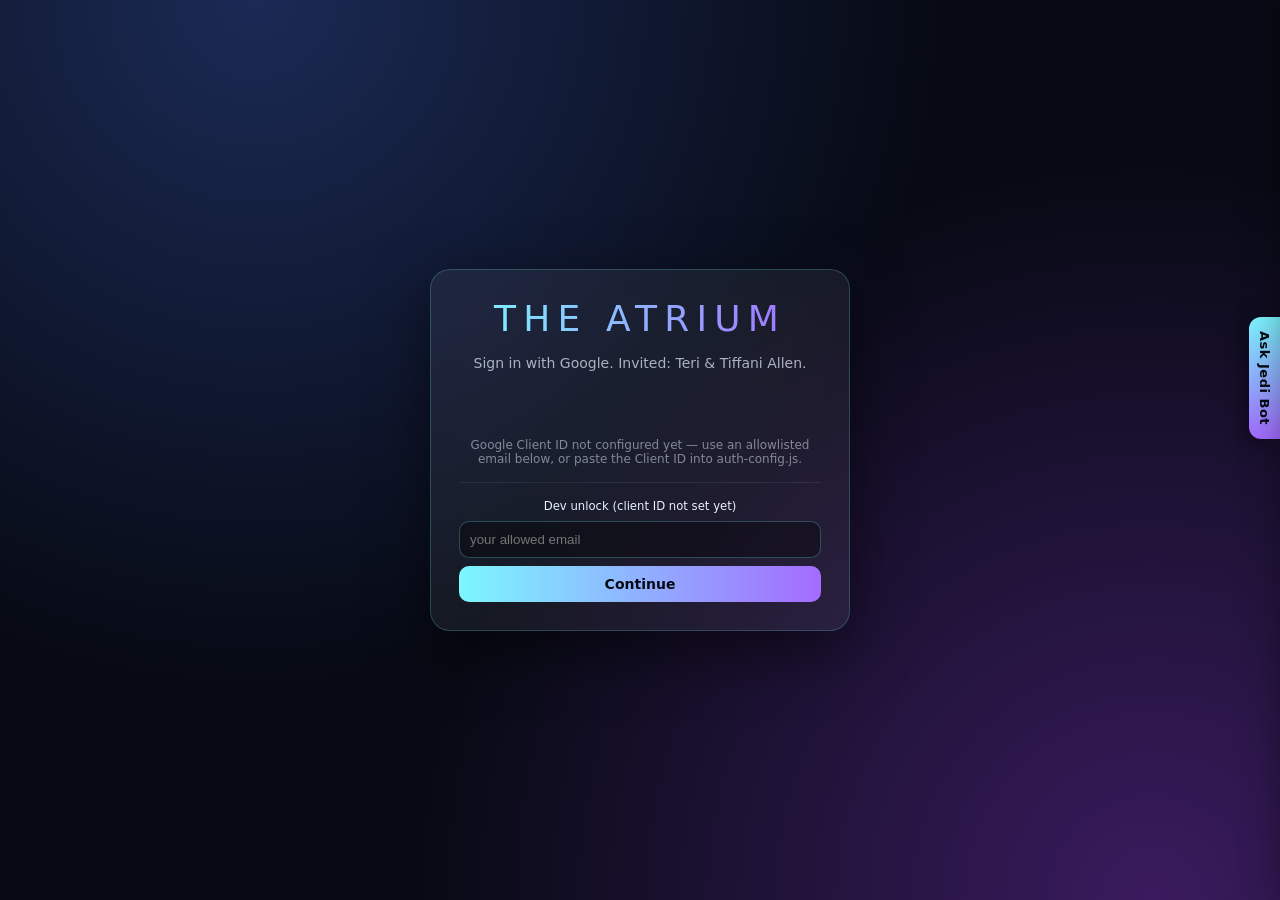
<file: index.html>
<!doctype html>
<html lang="en">
<head>
<meta charset="utf-8">
<meta name="viewport" content="width=device-width,initial-scale=1,viewport-fit=cover">
<title>The Atrium</title>
<link rel="manifest" href="manifest.json">
<link rel="icon" href="icon.svg">
<link rel="apple-touch-icon" href="icon-192.png">
<meta name="theme-color" content="#070F22">
<meta name="apple-mobile-web-app-capable" content="yes">
<link rel="stylesheet" href="atrium.css">
<script src="auth-config.js"></script>
<script src="auth.js"></script>
<script>window.JEDI_REQUEST={app:"The Atrium"};</script>
<script src="jedi-request.js"></script>
</head>
<body>
<div id="app" hidden>
  <aside id="sidebar" aria-label="Workspace navigation"></aside>
  <div class="scrim" id="scrim"></div>
  <div class="wardrobe" id="wardrobe" hidden></div>
  <main>
    <div class="topbar">
      <button type="button" class="iconbtn menu-btn" id="menuBtn" aria-label="Open navigation" aria-expanded="false" aria-controls="sidebar">
        <svg viewBox="0 0 24 24" fill="none" stroke="currentColor" stroke-width="1.6" stroke-linecap="round" stroke-linejoin="round"><path d="M4 7h16M4 12h16M4 17h16"/></svg>
      </button>
      <button type="button" class="iconbtn menu-btn" id="mobileGear" aria-label="Wardrobe">
        <svg viewBox="0 0 24 24" fill="none" stroke="currentColor" stroke-width="1.6" stroke-linecap="round" stroke-linejoin="round"><path d="m9 3-1 3-3 1 1 3-2 2 2 2-1 3 3 1 1 3h6l1-3 3-1-1-3 2-2-2-2 1-3-3-1-1-3Z"/><circle cx="12" cy="12" r="3"/></svg>
      </button>
      <div class="crumb" id="crumb">Workspace <span>/</span><b>Projects</b></div>
      <div class="top-actions"><a href="changelog.html">Changelog</a></div>
    </div>
    <div id="view"></div>
  </main>
</div>
<script src="atrium.js"></script>
</body>
</html>
</file>
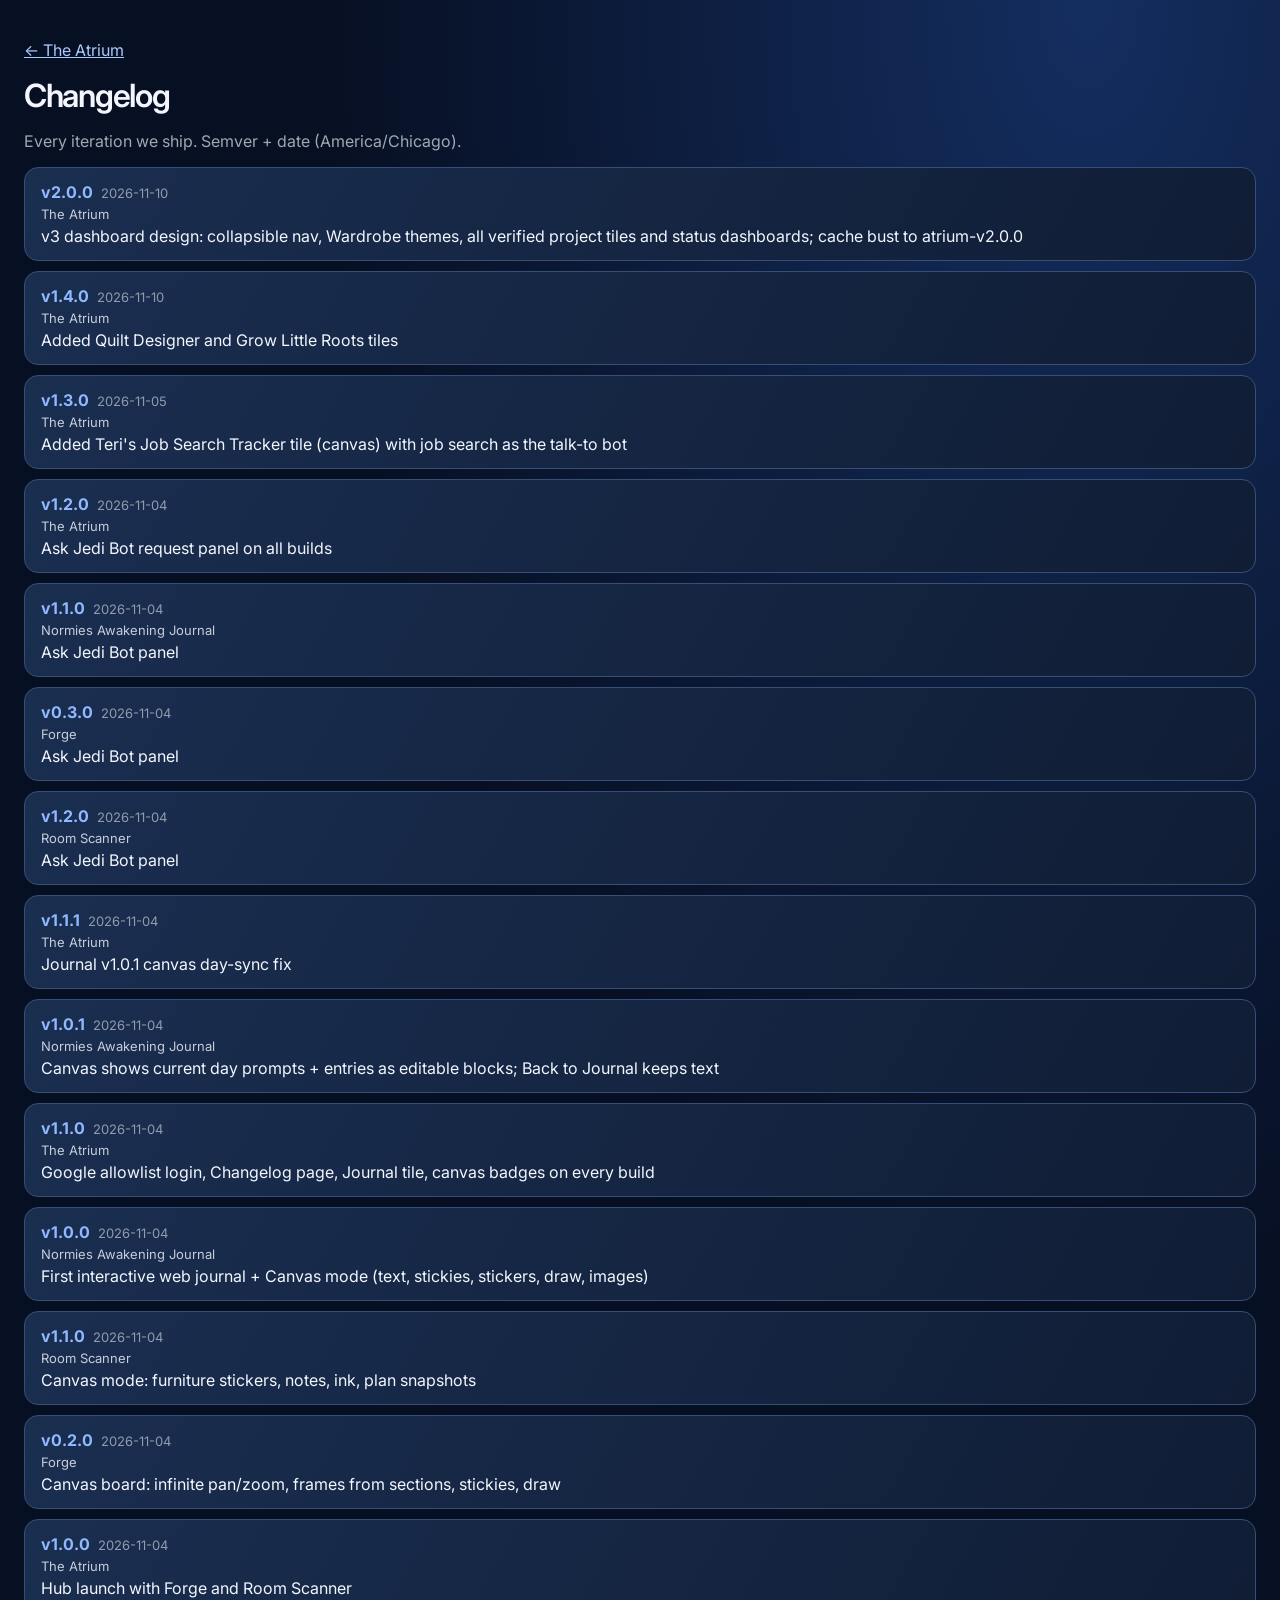
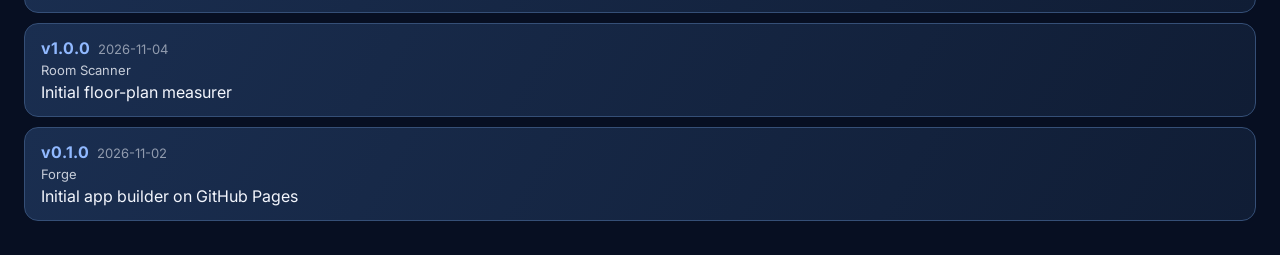
<file: changelog.html>
<!doctype html><html lang="en"><head><meta charset="utf-8"><meta name="viewport" content="width=device-width,initial-scale=1">
<title>Changelog — The Atrium</title>
<style>
@font-face{font-family:Inter;src:url(fonts/Inter.ttf);font-display:swap}
body{margin:0;font-family:Inter,system-ui,sans-serif;color:#F3F6FD;background:radial-gradient(ellipse at 85% 0,#142E60,transparent 50%),#070F22;padding:24px}
a{color:#A9C9FF}h1{font-weight:600;letter-spacing:-.04em;margin:8px 0 6px}
.item{background:linear-gradient(120deg,#1A2E50,#101D35);border:1px solid #354F77;border-radius:14px;padding:14px 16px;margin:10px 0}
.v{color:#91B9FF;font-weight:700}.d{opacity:.55;font-size:13px;margin-left:8px}.app{opacity:.8;font-size:13px;margin:4px 0}
</style></head><body>
<p><a href="./">← The Atrium</a></p>
<h1>Changelog</h1>
<p style="opacity:.65">Every iteration we ship. Semver + date (America/Chicago).</p>
<div id="list">Loading…</div>
<script>
fetch('versions.json',{cache:'no-store'}).then(r=>r.json()).then(rows=>{
  list.innerHTML=rows.map(x=>`<div class="item"><span class="v">v${x.version}</span><span class="d">${x.date}</span>
  <div class="app">${x.app}</div><div>${x.notes}</div></div>`).join('');
});
</script>
</body></html>
</file>
<file: atrium.css>
@font-face{font-family:Inter;src:url(fonts/Inter.ttf);font-display:swap}
:root{
  --canvas:#070F22;--glow:#142E60;--sidebar-a:#101E39;--sidebar-b:#091327;
  --card-a:#1A2E50;--card-b:#101D35;--border:#354F77;--line:#22304A;
  --accent:#3278FF;--accent-hot:#4D91FF;--active:#163463;--active-text:#91B9FF;
  --text:#F3F6FD;--muted:#A8B6CC;--support:#92A4C0;--soft:#B2C1D8;
  --pending-bg:#3D321E;--pending-fg:#FFE0A0;--pending-bd:#8C7248;
  --summary-a:#224F95;--summary-b:#172E59;--summary-c:#111F3B;
  --tile-a:#1B3155;--tile-b:#12213D;--panel-a:#182A48;--panel-b:#0E1D34;
  --wardrobe:#182840;--gear-bg:#15233B;--gear-bd:#31425D;
  --shadow:#0003;--sidebar-w:264px;
}
[data-scheme="botanical"]{
  --canvas:#0D211F;--glow:#1A3D38;--sidebar-a:#0F2A27;--sidebar-b:#0A1C1A;
  --card-a:#163833;--card-b:#102824;--border:#2D5A52;--line:#1E3F3A;
  --accent:#79B4A1;--accent-hot:#8DCCB3;--active:#1A4A42;--active-text:#A8E0D0;
  --text:#F3F6FD;--muted:#A8C4BA;--support:#8AADA2;--soft:#B7D4CB;
  --pending-bg:#3D321E;--pending-fg:#FFE0A0;--pending-bd:#8C7248;
  --summary-a:#1D5A4E;--summary-b:#143830;--summary-c:#0E261F;
  --tile-a:#18443C;--tile-b:#102E29;--panel-a:#163A34;--panel-b:#0E2824;
  --wardrobe:#16332E;--gear-bg:#14302B;--gear-bd:#2D5A52;
}
[data-scheme="iris"]{
  --canvas:#18172B;--glow:#2A2750;--sidebar-a:#1C1B33;--sidebar-b:#12111F;
  --card-a:#2A2850;--card-b:#1A1833;--border:#4A4670;--line:#322F4A;
  --accent:#B5A1E6;--accent-hot:#C4B4F0;--active:#3A3460;--active-text:#D4C8FF;
  --text:#F3F6FD;--muted:#B8B0D4;--support:#9A92B8;--soft:#C5BEDC;
  --pending-bg:#3D321E;--pending-fg:#FFE0A0;--pending-bd:#8C7248;
  --summary-a:#4A3E86;--summary-b:#2A2450;--summary-c:#1A1730;
  --tile-a:#2E2A52;--tile-b:#1C1836;--panel-a:#2A2648;--panel-b:#18152C;
  --wardrobe:#242040;--gear-bg:#221E3C;--gear-bd:#4A4670;
}
[data-scheme="linen"]{
  --canvas:#F5F0E7;--glow:#E8DCC8;--sidebar-a:#EFE8DA;--sidebar-b:#E5DCC8;
  --card-a:#FFFBF3;--card-b:#F3EDE2;--border:#D4C4A8;--line:#D9CCB4;
  --accent:#8A6A32;--accent-hot:#C4A46A;--active:#E8D9B8;--active-text:#3A3420;
  --text:#242635;--muted:#5A5D70;--support:#6A6D80;--soft:#4A4D5C;
  --pending-bg:#F3E4C0;--pending-fg:#5A4318;--pending-bd:#C4A46A;
  --summary-a:#E8D4A8;--summary-b:#F0E6D2;--summary-c:#E6DCC8;
  --tile-a:#FFF8EC;--tile-b:#F0E6D4;--panel-a:#FFF9EF;--panel-b:#EFE6D6;
  --wardrobe:#F7F0E2;--gear-bg:#EDE4D2;--gear-bd:#D4C4A8;--shadow:#0001;
}
*{box-sizing:border-box}
html,body{margin:0;min-height:100%;}
body{
  background:radial-gradient(ellipse at 85% 1%,var(--glow) 0,transparent 49%),var(--canvas);
  color:var(--text);font-family:Inter,system-ui,sans-serif;font-size:14px;
}
button{font:inherit;color:inherit;cursor:pointer}
a{color:var(--accent-hot);text-decoration:none}
svg{width:21px;height:21px;flex-shrink:0}
#app{min-height:100vh}
#app[hidden]{display:none !important}
#sidebar{
  position:fixed;inset:0 auto 0 0;width:var(--sidebar-w);z-index:20;
  background:linear-gradient(160deg,var(--sidebar-a),var(--sidebar-b) 70%);
  border-right:1px solid var(--line);padding:22px 18px 18px;
  display:flex;flex-direction:column;box-shadow:12px 0 40px var(--shadow);
  overflow:auto;
}
.brand{display:flex;align-items:center;gap:12px;font-size:22px;letter-spacing:-1px;font-weight:650;margin-bottom:22px}
.gear,.iconbtn{
  border:1px solid var(--gear-bd);background:var(--gear-bg);width:36px;height:36px;border-radius:11px;
  display:grid;place-items:center;color:var(--text);
}
.gear:focus-visible,.iconbtn:focus-visible,button:focus-visible,a:focus-visible{outline:2px solid var(--accent-hot);outline-offset:2px}
#closeNav{display:none}
.collapse{margin-left:auto;border:0;background:transparent;color:var(--muted);font-size:20px;width:28px;height:28px;border-radius:8px}
.navgroup{
  display:flex;align-items:center;gap:10px;padding:12px;border-radius:9px;font-weight:600;font-size:13px;
  border:0;background:transparent;width:100%;text-align:left;
}
.navgroup.active{background:var(--active);color:var(--active-text)}
.navgroup svg:last-child{margin-left:auto;width:16px;transition:transform .18s}
.navgroup.closed svg:last-child{transform:rotate(-90deg)}
.navitems{border-left:1px solid var(--border);margin:6px 0 12px 22px;padding-left:13px}
.navitems[hidden]{display:none}
.navitem{
  display:flex;align-items:center;gap:10px;color:var(--muted);min-height:28px;font-size:12px;
  border:0;background:transparent;width:100%;text-align:left;padding:4px 4px;border-radius:8px;
}
.navitem svg{width:16px;height:16px}
.navitem:hover,.navitem.sel{color:var(--active-text);background:color-mix(in srgb,var(--active) 55%,transparent)}
.navitem .cue{width:8px;height:8px;border-radius:50%;background:var(--pending-fg);margin-left:auto;flex-shrink:0}
.archive{border-left:1px solid var(--border);margin:3px 0 7px 8px;padding-left:15px}
.archive small{display:block;color:var(--support);font-size:9px;letter-spacing:.08em;text-transform:uppercase;margin:6px 0}
.archive button,.archive a{
  display:block;width:100%;text-align:left;border:0;background:transparent;
  font-size:11px;color:var(--soft);padding:6px 0;
}
.archive .newest{color:var(--active-text);font-weight:600}
.archive a small{display:block;margin:2px 0 0;letter-spacing:0;text-transform:none;font-size:10px;color:var(--support)}
.shortcut{
  margin-top:8px;border:1px solid color-mix(in srgb,var(--accent) 55%,var(--border));
  background:color-mix(in srgb,var(--active) 70%,transparent);border-radius:12px;
  padding:14px 12px;display:flex;gap:10px;align-items:center;font-size:12px;font-weight:600;color:var(--text);
}
.shortcut svg:last-child{width:15px;margin-left:auto}
.botlinks{border-top:1px solid var(--line);margin-top:14px;padding:14px 8px 8px;font-size:12px;color:var(--muted)}
.botlinks button,.botlinks a{display:flex;align-items:center;gap:10px;border:0;background:transparent;color:inherit;padding:6px 0;width:100%;text-align:left}
.botlinks .more{padding-left:31px;color:var(--accent-hot)}
.profile{margin-top:auto;padding-top:16px;display:flex;gap:11px;align-items:center}
.avatar{background:color-mix(in srgb,var(--border) 70%,transparent);border:1px solid var(--border);border-radius:50%;width:35px;height:35px;display:grid;place-items:center;font-size:12px;overflow:hidden;flex-shrink:0}
.avatar img{width:100%;height:100%;object-fit:cover}
.profile b{display:block;font-size:13px;font-weight:600}
.profile small{display:block;color:var(--muted);margin-top:3px;font-size:10px}
.profile .signout{margin-top:6px;border:1px solid var(--border);background:transparent;border-radius:999px;padding:4px 10px;font-size:11px;color:var(--muted)}
.wardrobe{
  position:fixed;top:70px;left:20px;width:228px;padding:17px;background:var(--wardrobe);
  border:1px solid var(--border);border-radius:13px;box-shadow:0 18px 45px #0008;z-index:40;
}
.wardrobe[hidden]{display:none}
.wardrobe strong{font-size:12px}
.wardrobe p{font-size:10px;margin:5px 0 12px;color:var(--support)}
.swatches{display:flex;gap:12px}
.swatch{width:28px;height:28px;border-radius:50%;background:var(--swatch);border:3px solid var(--wardrobe);outline:1px solid var(--border);display:grid;place-items:center;padding:0}
.swatch svg{width:14px;color:#fff}
[data-scheme="linen"] .swatch[data-scheme-id="linen"] svg{color:#242635}
.scheme{font-size:10px;color:var(--soft);margin-top:12px}
main{margin-left:var(--sidebar-w);padding:0 42px 48px;min-height:100vh}
.topbar{height:83px;display:flex;align-items:center;justify-content:space-between;border-bottom:1px solid var(--line);color:var(--muted);font-size:12px;gap:12px}
.menu-btn{display:none}
.crumb{display:flex;align-items:center;gap:10px}
.crumb b{color:var(--text);font-weight:500}
.top-actions{display:flex;align-items:center;gap:10px}
.top-actions a{color:var(--muted);font-size:12px}
.heading{margin:28px 0 22px;display:flex;align-items:flex-start;justify-content:space-between;gap:16px}
h1{font-size:36px;letter-spacing:-1.2px;font-weight:600;margin:0 0 10px}
.heading p{margin:0;color:var(--support);line-height:1.6;font-size:13px}
.label{font-size:10px;letter-spacing:1.5px;text-transform:uppercase;color:var(--soft);margin-bottom:10px}
.pill{
  border:1px solid var(--border);border-radius:9px;padding:11px 16px;background:color-mix(in srgb,var(--card-b) 80%,transparent);
  display:inline-flex;align-items:center;gap:9px;font-size:12px;color:var(--text);white-space:nowrap;
}
.pill svg{width:16px}
.sectionhead{display:flex;justify-content:space-between;align-items:center;margin:19px 0 15px}
h2{font-size:15px;font-weight:550;margin:0}
.cards{display:grid;grid-template-columns:repeat(3,minmax(0,1fr));gap:16px}
.card{
  display:block;height:183px;border:1px solid var(--border);border-radius:15px;overflow:hidden;
  background:linear-gradient(120deg,var(--card-a),var(--card-b));box-shadow:0 10px 24px var(--shadow);
  position:relative;color:inherit;text-decoration:none;
}
.card.featured{box-shadow:0 10px 24px var(--shadow),0 0 0 1px color-mix(in srgb,var(--accent-hot) 45%,transparent)}
.art{height:106px;background:#14213A}
.art img{width:100%;height:100%;object-fit:cover;object-position:center;display:block}
.cardcopy{padding:15px 18px}
.cardcopy h3{font-size:15px;margin:0 0 5px;font-weight:550;letter-spacing:-.3px}
.cardcopy p{font-size:11px;color:var(--soft);margin:0}
.badges{position:absolute;right:10px;top:9px;display:flex;gap:6px}
.badge{font-size:9px;background:#081225D9;border:1px solid #4B6080;color:#D1DCEE;padding:4px 7px;border-radius:20px}
[data-scheme="linen"] .badge{background:#fff9;border-color:var(--border);color:var(--text)}
.card .corner{position:absolute;right:16px;bottom:18px;color:var(--accent-hot)}
.card .corner svg{width:17px}
.card.add{
  background:linear-gradient(135deg,color-mix(in srgb,var(--card-b) 80%,var(--accent)),var(--card-b));
  display:flex;flex-direction:column;align-items:center;justify-content:center;text-align:center;border-style:dashed;
}
.card.add .symbol{width:40px;height:40px;border-radius:14px;background:color-mix(in srgb,var(--accent) 18%,transparent);color:var(--accent-hot);display:grid;place-items:center;margin-bottom:12px}
.card.add .symbol svg{width:22px}
.card.add h3{font-size:14px;margin:0 0 6px}
.card.add p{font-size:11px;color:var(--support);margin:0}
.footnote{margin-top:18px;font-size:11px;color:var(--muted)}
.summary{
  position:relative;overflow:hidden;background:linear-gradient(115deg,var(--summary-a),var(--summary-b) 55%,var(--summary-c));
  box-shadow:0 16px 35px var(--shadow);border:1px solid color-mix(in srgb,var(--accent) 45%,var(--border));
  border-top:3px solid var(--accent-hot);border-radius:16px;padding:26px 28px;display:flex;gap:22px;align-items:center;min-height:171px;
}
.summary .symbol{display:grid;place-items:center;background:color-mix(in srgb,var(--accent) 35%,transparent);border-radius:15px;width:63px;height:63px;color:var(--active-text)}
.summary .symbol svg{width:31px;height:31px}
.summary h2{font-size:28px;margin:8px 0}
.summary p{color:var(--soft);margin:0}
.summary .right{margin-left:auto;text-align:right}
.pending{color:var(--pending-fg);background:var(--pending-bg);border:1px solid var(--pending-bd);border-radius:20px;padding:6px 10px;font-size:10px;display:inline-flex;align-items:center;gap:5px}
.pending svg{width:13px;height:13px}
.tiles{display:grid;grid-template-columns:repeat(3,minmax(0,1fr));gap:16px}
.tile{padding:21px;border:1px solid var(--border);border-radius:14px;background:linear-gradient(145deg,var(--tile-a),var(--tile-b));border-top:2px solid var(--accent-hot);box-shadow:0 9px 23px var(--shadow);color:inherit;text-decoration:none;display:block;min-height:158px}
.tiletop{display:flex;justify-content:space-between;align-items:center;color:var(--accent-hot);font-size:11px}
.tile h3{font-size:13px;font-weight:450;color:var(--soft);margin:18px 0 9px}
.tile .value{font-size:18px;letter-spacing:-.5px;font-weight:500;color:var(--text)}
.tile small{display:block;color:var(--pending-fg);margin-top:10px;font-size:10px}
.bottomgrid{display:grid;grid-template-columns:1fr 1fr;gap:18px;margin-top:21px}
.panel{border:1px solid var(--border);border-radius:14px;padding:22px;background:linear-gradient(120deg,var(--panel-a),var(--panel-b));min-height:140px}
.panel p{color:var(--soft);font-size:12px;margin:10px 0 0}
.detailbody{display:grid;grid-template-columns:1.7fr 1fr;gap:20px;margin-top:22px}
.editionpanel{background:linear-gradient(145deg,var(--panel-a),var(--panel-b));border:1px solid var(--border);border-radius:16px;padding:25px}
.editionpanel h2{font-size:17px;margin:10px 0}
.editionpanel p{color:var(--soft)}
.datarow{display:flex;justify-content:space-between;align-items:center;border-bottom:1px solid var(--border);padding:16px 0;color:var(--muted);gap:12px}
.datarow strong{font-size:15px;color:var(--text);font-weight:500}
.editionnote{border-left:2px solid var(--accent-hot);background:color-mix(in srgb,var(--active) 55%,transparent);padding:15px 17px;margin-top:21px}
.editionnote p{font-size:12px;margin:0}
.btn{
  display:inline-flex;align-items:center;justify-content:center;gap:8px;margin-top:18px;padding:12px 18px;border-radius:12px;
  background:linear-gradient(90deg,var(--accent-hot),var(--accent));color:#070a14;font-weight:600;border:0;
}
[data-scheme="linen"] .btn{color:#242635}
.scrim{display:none;position:fixed;inset:0;background:#0007;z-index:15}
body.nav-open .scrim{display:block}
#sidebar.collapsed{width:76px;padding:22px 12px}
#sidebar.collapsed .brand-name,
#sidebar.collapsed .navgroup span,
#sidebar.collapsed .navitems,
#sidebar.collapsed .shortcut span,
#sidebar.collapsed .botlinks,
#sidebar.collapsed .profile div:not(.avatar){display:none}
body.rail main{margin-left:76px}
body.rail{--sidebar-w:76px}
@media (max-width:900px){
  #sidebar{transform:translateX(-105%);transition:transform .2s ease}
  body.nav-open #sidebar{transform:none}
  #sidebar.collapsed{width:var(--sidebar-w);padding:22px 18px}
  #sidebar.collapsed .brand-name,#sidebar.collapsed .navgroup span,#sidebar.collapsed .navitems,#sidebar.collapsed .shortcut span,#sidebar.collapsed .botlinks,#sidebar.collapsed .profile div:not(.avatar){display:initial}
  #sidebar.collapsed .navitems[hidden]{display:none}
  #sidebar.collapsed .brand-name{display:inline}
  #sidebar.collapsed .profile div:not(.avatar){display:block}
  #railBtn{display:none}
  #closeNav{display:grid;margin-left:auto}
  main{margin-left:0;padding:0 18px 96px}
  body.rail main{margin-left:0}
  .menu-btn{display:grid}
  .topbar{height:72px}
  h1{font-size:28px}
  .cards,.tiles{grid-template-columns:1fr}
  .bottomgrid,.detailbody{grid-template-columns:1fr}
  .summary{flex-direction:column;align-items:flex-start}
  .summary .right{margin-left:0;text-align:left}
  .heading{flex-direction:column}
  .wardrobe{left:12px;right:12px;width:auto}
}
@media (min-width:901px) and (max-width:1180px){
  .cards{grid-template-columns:repeat(2,minmax(0,1fr))}
  .tiles{grid-template-columns:repeat(2,minmax(0,1fr))}
  main{padding:0 24px 40px}
}
</file>
